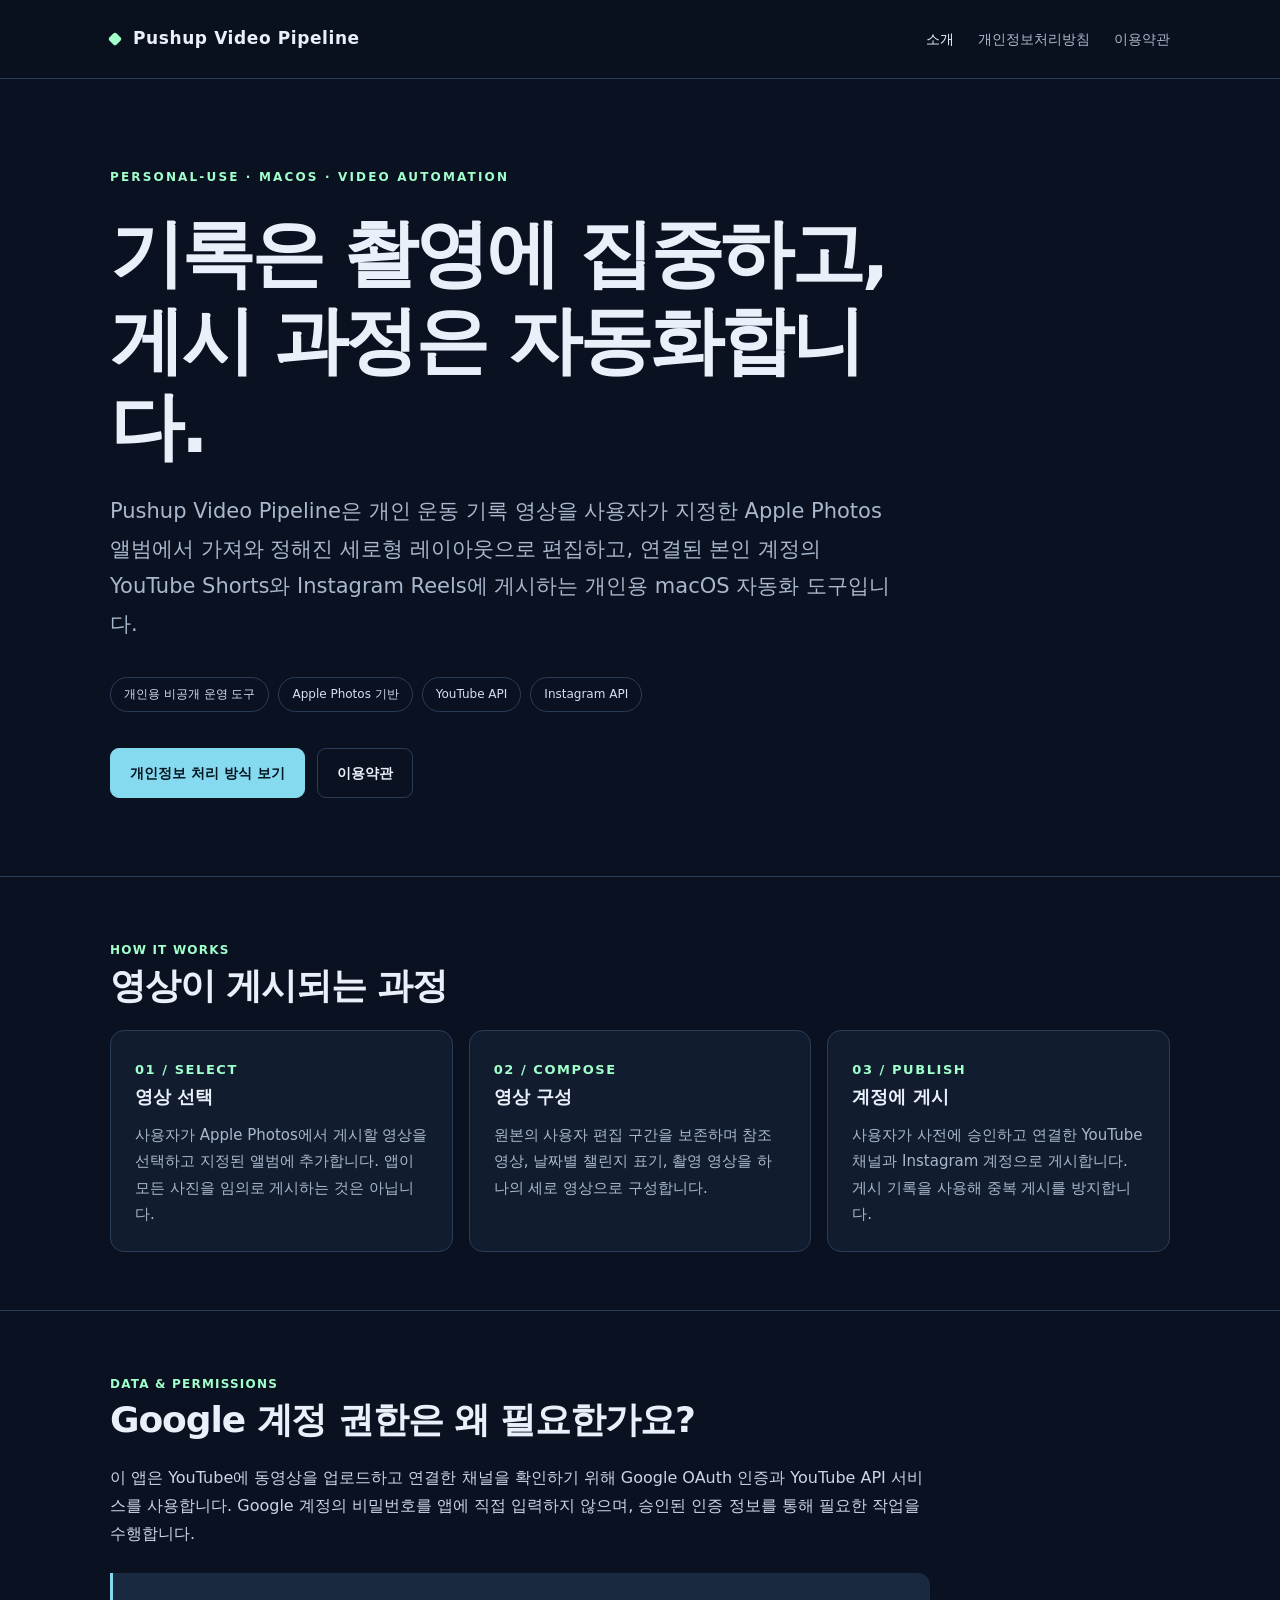
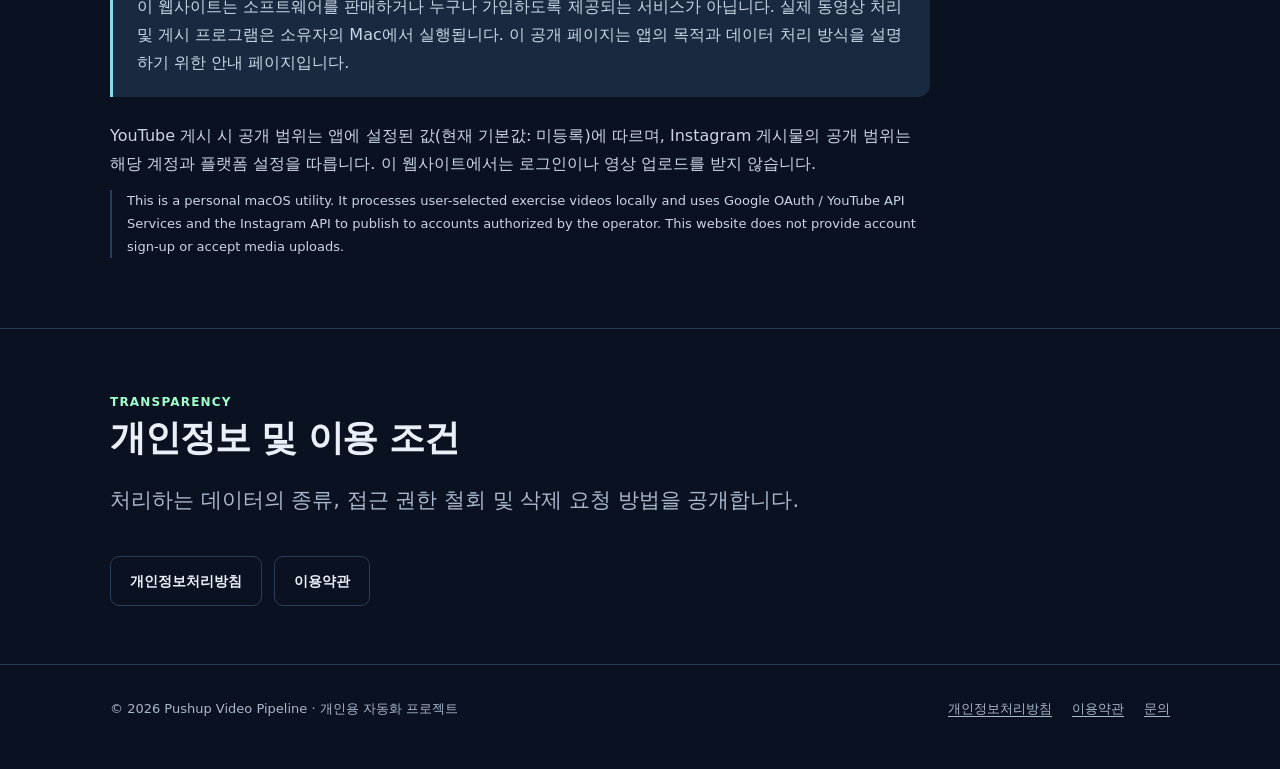
<file: index.html>
<!doctype html>
<html lang="ko">
<head>
  <meta charset="utf-8">
  <meta name="viewport" content="width=device-width,initial-scale=1">
  <meta name="description" content="Pushup Video Pipeline — Apple Photos 영상을 편집하고, 승인된 YouTube 및 Instagram 계정에 게시하는 개인용 Mac 자동화 도구입니다.">
  <meta name="color-scheme" content="dark">
  <title>Pushup Video Pipeline | Personal video publishing automation</title>
  <link rel="stylesheet" href="styles.css">
</head>
<body>
<a class="skip" href="#main">본문으로 건너뛰기</a>
<header class="header"><div class="wrap header-inner">
  <a class="brand" href="index.html"><span class="brand-mark" aria-hidden="true"></span>Pushup Video Pipeline</a>
  <nav class="nav" aria-label="주 메뉴"><a href="index.html" aria-current="page">소개</a><a href="privacy.html">개인정보처리방침</a><a href="terms.html">이용약관</a></nav>
</div></header>
<main id="main">
<section class="hero"><div class="wrap">
  <div class="eyebrow">Personal-use · macOS · Video automation</div>
  <h1>기록은 촬영에 집중하고,<br>게시 과정은 자동화합니다.</h1>
  <p class="lead">Pushup Video Pipeline은 개인 운동 기록 영상을 사용자가 지정한 Apple Photos 앨범에서 가져와 정해진 세로형 레이아웃으로 편집하고, 연결된 본인 계정의 YouTube Shorts와 Instagram Reels에 게시하는 개인용 macOS 자동화 도구입니다.</p>
  <div class="pills"><span class="pill">개인용 비공개 운영 도구</span><span class="pill">Apple Photos 기반</span><span class="pill">YouTube API</span><span class="pill">Instagram API</span></div>
  <div class="actions"><a class="btn" href="privacy.html">개인정보 처리 방식 보기</a><a class="btn secondary" href="terms.html">이용약관</a></div>
</div></section>
<section class="section"><div class="wrap">
  <span class="label">How it works</span><h2>영상이 게시되는 과정</h2>
  <div class="grid">
    <div class="panel"><span class="num">01 / SELECT</span><h3>영상 선택</h3><p>사용자가 Apple Photos에서 게시할 영상을 선택하고 지정된 앨범에 추가합니다. 앱이 모든 사진을 임의로 게시하는 것은 아닙니다.</p></div>
    <div class="panel"><span class="num">02 / COMPOSE</span><h3>영상 구성</h3><p>원본의 사용자 편집 구간을 보존하며 참조 영상, 날짜별 챌린지 표기, 촬영 영상을 하나의 세로 영상으로 구성합니다.</p></div>
    <div class="panel"><span class="num">03 / PUBLISH</span><h3>계정에 게시</h3><p>사용자가 사전에 승인하고 연결한 YouTube 채널과 Instagram 계정으로 게시합니다. 게시 기록을 사용해 중복 게시를 방지합니다.</p></div>
  </div>
</div></section>
<section class="section"><div class="wrap">
  <span class="label">Data & permissions</span><h2>Google 계정 권한은 왜 필요한가요?</h2>
  <div class="prose"><p>이 앱은 YouTube에 동영상을 업로드하고 연결한 채널을 확인하기 위해 Google OAuth 인증과 YouTube API 서비스를 사용합니다. Google 계정의 비밀번호를 앱에 직접 입력하지 않으며, 승인된 인증 정보를 통해 필요한 작업을 수행합니다.</p>
  <div class="note"><p>이 웹사이트는 소프트웨어를 판매하거나 누구나 가입하도록 제공되는 서비스가 아닙니다. 실제 동영상 처리 및 게시 프로그램은 소유자의 Mac에서 실행됩니다. 이 공개 페이지는 앱의 목적과 데이터 처리 방식을 설명하기 위한 안내 페이지입니다.</p></div>
  <p>YouTube 게시 시 공개 범위는 앱에 설정된 값(현재 기본값: 미등록)에 따르며, Instagram 게시물의 공개 범위는 해당 계정과 플랫폼 설정을 따릅니다. 이 웹사이트에서는 로그인이나 영상 업로드를 받지 않습니다.</p>
  <p class="langline" lang="en">This is a personal macOS utility. It processes user-selected exercise videos locally and uses Google OAuth / YouTube API Services and the Instagram API to publish to accounts authorized by the operator. This website does not provide account sign-up or accept media uploads.</p>
  </div>
</div></section>
<section class="section"><div class="wrap"><span class="label">Transparency</span><h2>개인정보 및 이용 조건</h2><p class="lead">처리하는 데이터의 종류, 접근 권한 철회 및 삭제 요청 방법을 공개합니다.</p>
<div class="actions"><a class="btn secondary" href="privacy.html">개인정보처리방침</a><a class="btn secondary" href="terms.html">이용약관</a></div>
</div></section>
</main>
<footer class="footer"><div class="wrap footer-inner"><span>© 2026 Pushup Video Pipeline · 개인용 자동화 프로젝트</span><div class="footer-links"><a href="privacy.html">개인정보처리방침</a><a href="terms.html">이용약관</a><a href="mailto:sahora.bin@gmail.com">문의</a></div></div></footer>
</body></html>
</file>
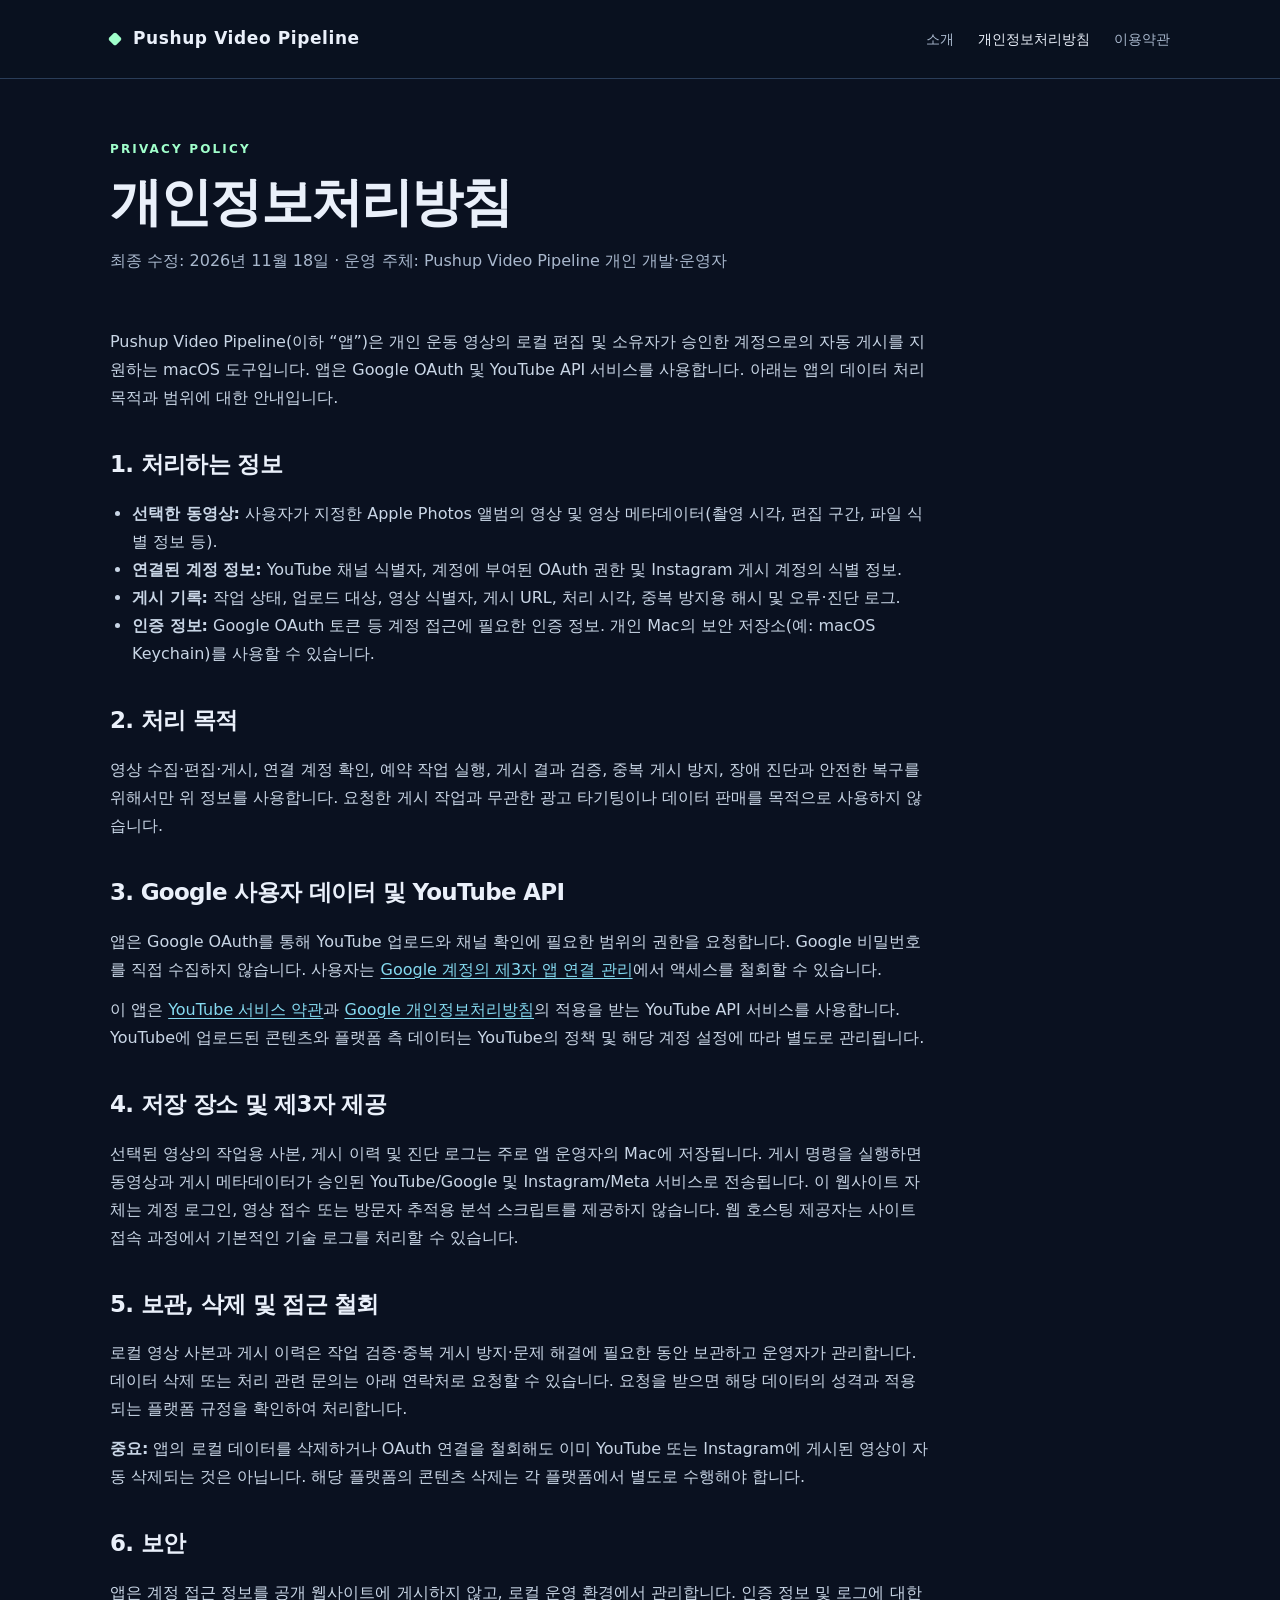
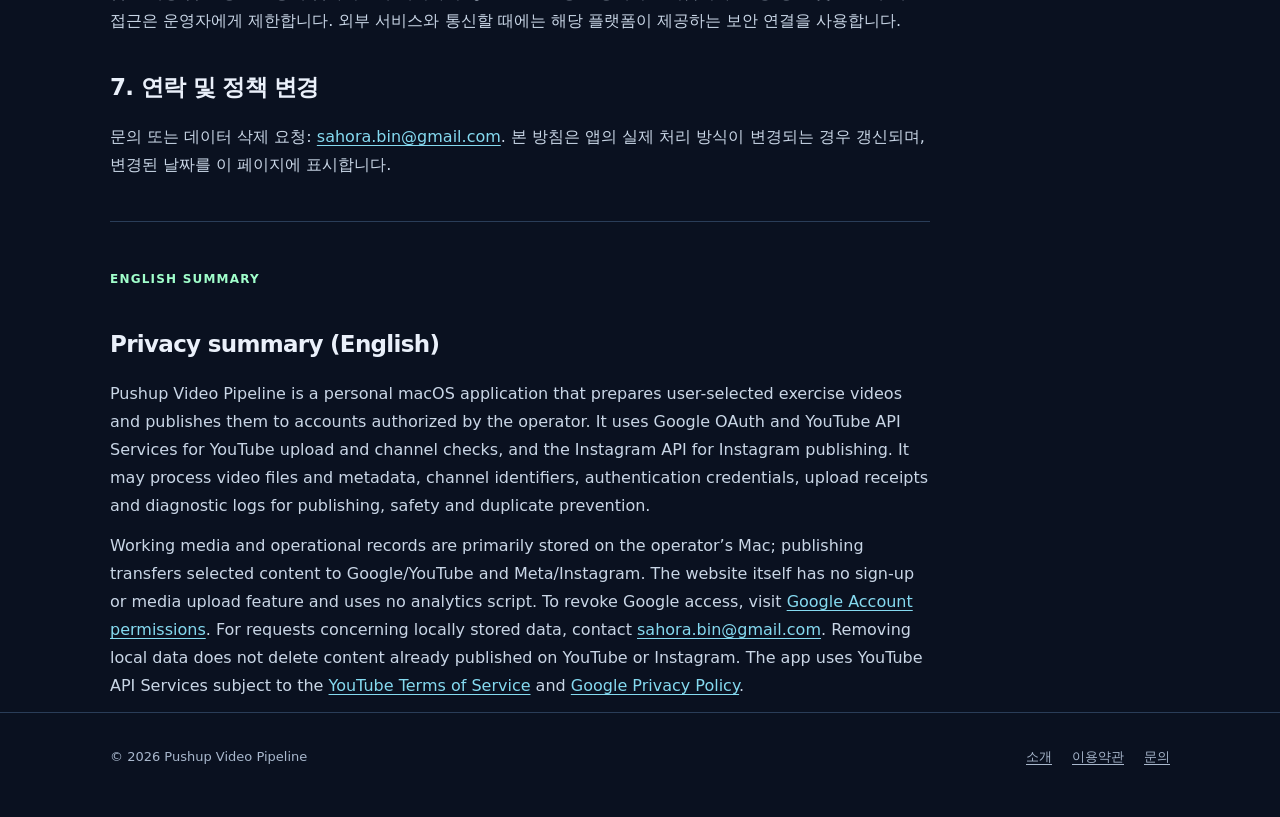
<file: privacy.html>
<!doctype html>
<html lang="ko"><head><meta charset="utf-8"><meta name="viewport" content="width=device-width,initial-scale=1"><meta name="color-scheme" content="dark"><meta name="description" content="Pushup Video Pipeline 개인정보처리방침: Google OAuth, YouTube API, Apple Photos 및 게시 기록의 사용 목적과 사용자 권리."><title>개인정보처리방침 | Pushup Video Pipeline</title><link rel="stylesheet" href="styles.css"></head><body>
<a class="skip" href="#main">본문으로 건너뛰기</a>
<header class="header"><div class="wrap header-inner"><a class="brand" href="index.html"><span class="brand-mark" aria-hidden="true"></span>Pushup Video Pipeline</a><nav class="nav" aria-label="주 메뉴"><a href="index.html">소개</a><a href="privacy.html" aria-current="page">개인정보처리방침</a><a href="terms.html">이용약관</a></nav></div></header>
<main class="wrap" id="main"><div class="page-head"><div class="eyebrow">Privacy Policy</div><h1>개인정보처리방침</h1><p>최종 수정: 2026년 11월 18일 · 운영 주체: Pushup Video Pipeline 개인 개발·운영자</p></div>
<div class="prose">
<p>Pushup Video Pipeline(이하 “앱”)은 개인 운동 영상의 로컬 편집 및 소유자가 승인한 계정으로의 자동 게시를 지원하는 macOS 도구입니다. 앱은 Google OAuth 및 YouTube API 서비스를 사용합니다. 아래는 앱의 데이터 처리 목적과 범위에 대한 안내입니다.</p>
<h2>1. 처리하는 정보</h2>
<ul><li><strong>선택한 동영상:</strong> 사용자가 지정한 Apple Photos 앨범의 영상 및 영상 메타데이터(촬영 시각, 편집 구간, 파일 식별 정보 등).</li><li><strong>연결된 계정 정보:</strong> YouTube 채널 식별자, 계정에 부여된 OAuth 권한 및 Instagram 게시 계정의 식별 정보.</li><li><strong>게시 기록:</strong> 작업 상태, 업로드 대상, 영상 식별자, 게시 URL, 처리 시각, 중복 방지용 해시 및 오류·진단 로그.</li><li><strong>인증 정보:</strong> Google OAuth 토큰 등 계정 접근에 필요한 인증 정보. 개인 Mac의 보안 저장소(예: macOS Keychain)를 사용할 수 있습니다.</li></ul>
<h2>2. 처리 목적</h2>
<p>영상 수집·편집·게시, 연결 계정 확인, 예약 작업 실행, 게시 결과 검증, 중복 게시 방지, 장애 진단과 안전한 복구를 위해서만 위 정보를 사용합니다. 요청한 게시 작업과 무관한 광고 타기팅이나 데이터 판매를 목적으로 사용하지 않습니다.</p>
<h2>3. Google 사용자 데이터 및 YouTube API</h2>
<p>앱은 Google OAuth를 통해 YouTube 업로드와 채널 확인에 필요한 범위의 권한을 요청합니다. Google 비밀번호를 직접 수집하지 않습니다. 사용자는 <a href="https://myaccount.google.com/permissions" target="_blank" rel="noopener noreferrer">Google 계정의 제3자 앱 연결 관리</a>에서 액세스를 철회할 수 있습니다.</p>
<p>이 앱은 <a href="https://www.youtube.com/t/terms" target="_blank" rel="noopener noreferrer">YouTube 서비스 약관</a>과 <a href="https://policies.google.com/privacy" target="_blank" rel="noopener noreferrer">Google 개인정보처리방침</a>의 적용을 받는 YouTube API 서비스를 사용합니다. YouTube에 업로드된 콘텐츠와 플랫폼 측 데이터는 YouTube의 정책 및 해당 계정 설정에 따라 별도로 관리됩니다.</p>
<h2>4. 저장 장소 및 제3자 제공</h2>
<p>선택된 영상의 작업용 사본, 게시 이력 및 진단 로그는 주로 앱 운영자의 Mac에 저장됩니다. 게시 명령을 실행하면 동영상과 게시 메타데이터가 승인된 YouTube/Google 및 Instagram/Meta 서비스로 전송됩니다. 이 웹사이트 자체는 계정 로그인, 영상 접수 또는 방문자 추적용 분석 스크립트를 제공하지 않습니다. 웹 호스팅 제공자는 사이트 접속 과정에서 기본적인 기술 로그를 처리할 수 있습니다.</p>
<h2>5. 보관, 삭제 및 접근 철회</h2>
<p>로컬 영상 사본과 게시 이력은 작업 검증·중복 게시 방지·문제 해결에 필요한 동안 보관하고 운영자가 관리합니다. 데이터 삭제 또는 처리 관련 문의는 아래 연락처로 요청할 수 있습니다. 요청을 받으면 해당 데이터의 성격과 적용되는 플랫폼 규정을 확인하여 처리합니다.</p>
<p><strong>중요:</strong> 앱의 로컬 데이터를 삭제하거나 OAuth 연결을 철회해도 이미 YouTube 또는 Instagram에 게시된 영상이 자동 삭제되는 것은 아닙니다. 해당 플랫폼의 콘텐츠 삭제는 각 플랫폼에서 별도로 수행해야 합니다.</p>
<h2>6. 보안</h2>
<p>앱은 계정 접근 정보를 공개 웹사이트에 게시하지 않고, 로컬 운영 환경에서 관리합니다. 인증 정보 및 로그에 대한 접근은 운영자에게 제한합니다. 외부 서비스와 통신할 때에는 해당 플랫폼이 제공하는 보안 연결을 사용합니다.</p>
<h2>7. 연락 및 정책 변경</h2>
<p>문의 또는 데이터 삭제 요청: <a href="mailto:sahora.bin@gmail.com">sahora.bin@gmail.com</a>. 본 방침은 앱의 실제 처리 방식이 변경되는 경우 갱신되며, 변경된 날짜를 이 페이지에 표시합니다.</p>
<hr class="sep">
<div lang="en"><span class="label">English summary</span><h2>Privacy summary (English)</h2><p>Pushup Video Pipeline is a personal macOS application that prepares user-selected exercise videos and publishes them to accounts authorized by the operator. It uses Google OAuth and YouTube API Services for YouTube upload and channel checks, and the Instagram API for Instagram publishing. It may process video files and metadata, channel identifiers, authentication credentials, upload receipts and diagnostic logs for publishing, safety and duplicate prevention.</p><p>Working media and operational records are primarily stored on the operator’s Mac; publishing transfers selected content to Google/YouTube and Meta/Instagram. The website itself has no sign-up or media upload feature and uses no analytics script. To revoke Google access, visit <a href="https://myaccount.google.com/permissions">Google Account permissions</a>. For requests concerning locally stored data, contact <a href="mailto:sahora.bin@gmail.com">sahora.bin@gmail.com</a>. Removing local data does not delete content already published on YouTube or Instagram. The app uses YouTube API Services subject to the <a href="https://www.youtube.com/t/terms">YouTube Terms of Service</a> and <a href="https://policies.google.com/privacy">Google Privacy Policy</a>.</p></div>
</div></main>
<footer class="footer"><div class="wrap footer-inner"><span>© 2026 Pushup Video Pipeline</span><div class="footer-links"><a href="index.html">소개</a><a href="terms.html">이용약관</a><a href="mailto:sahora.bin@gmail.com">문의</a></div></div></footer>
</body></html>
</file>
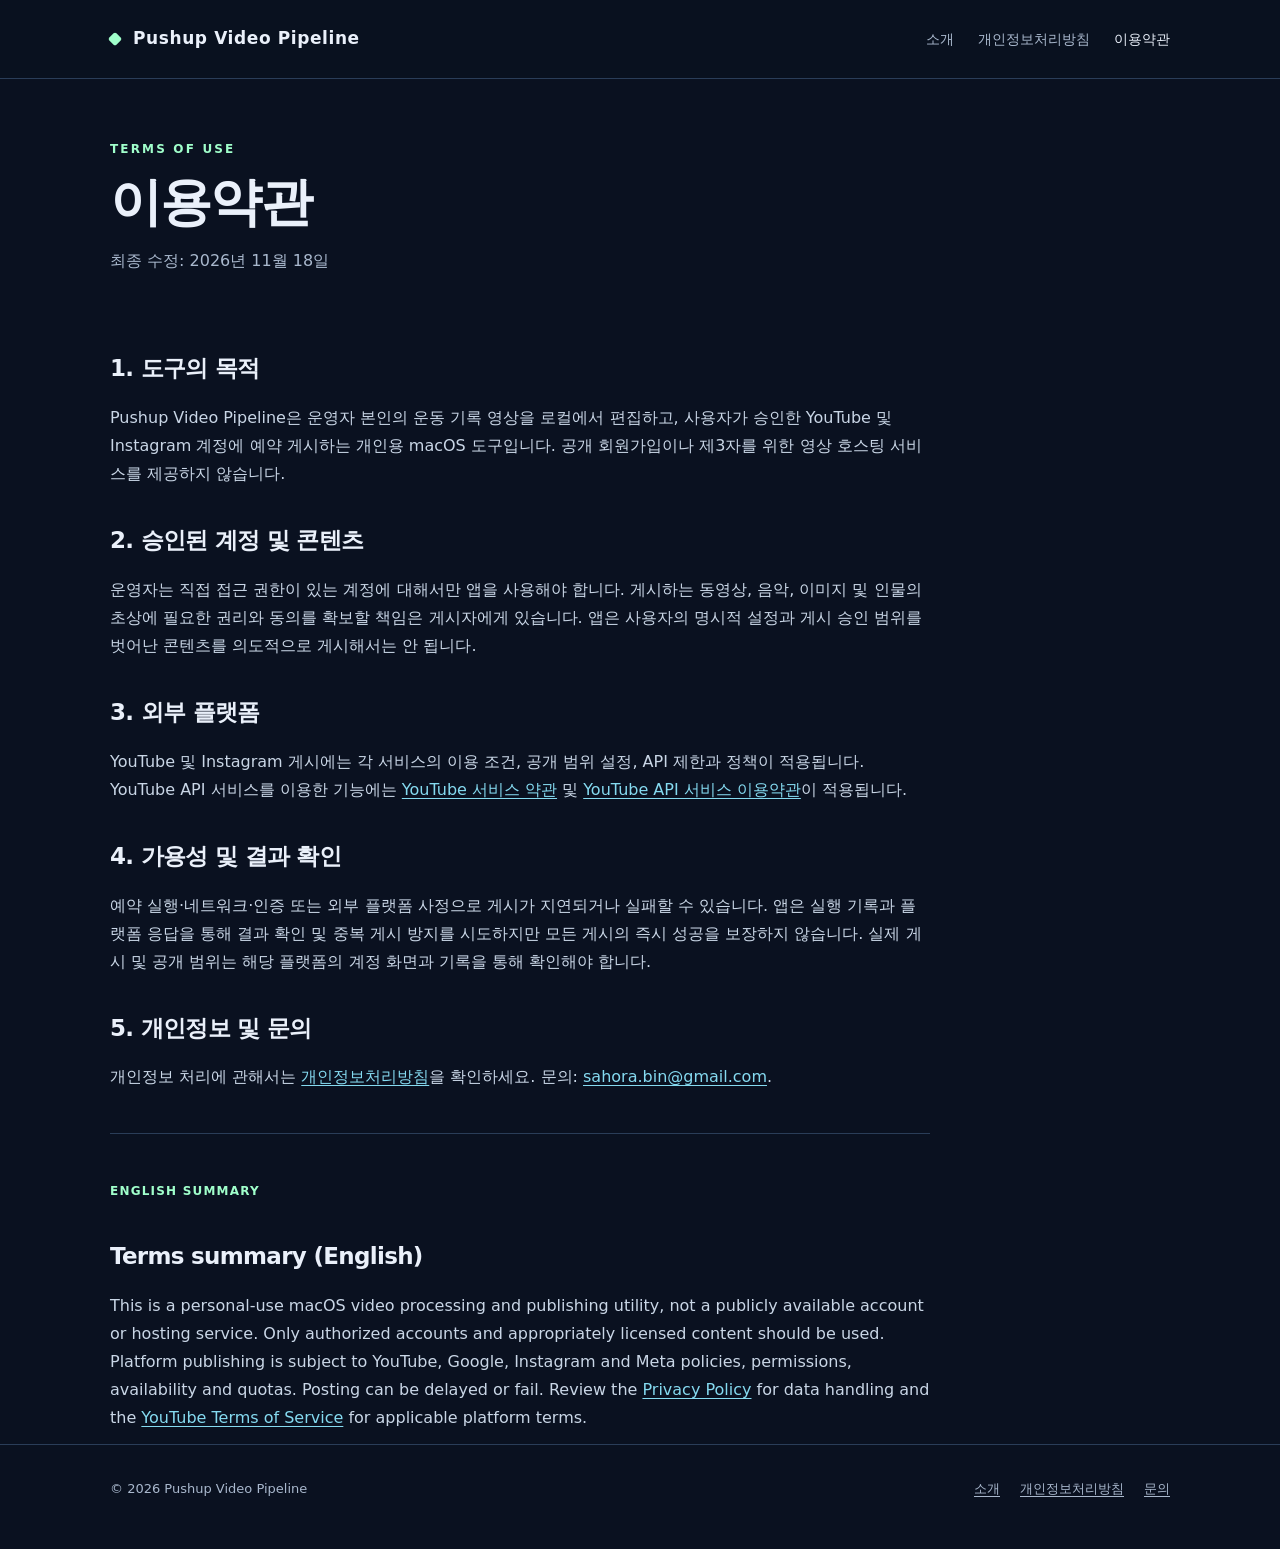
<file: terms.html>
<!doctype html>
<html lang="ko"><head><meta charset="utf-8"><meta name="viewport" content="width=device-width,initial-scale=1"><meta name="color-scheme" content="dark"><meta name="description" content="Pushup Video Pipeline 이용약관: 개인용 영상 자동화 프로그램의 사용 범위 및 외부 플랫폼 정책."><title>이용약관 | Pushup Video Pipeline</title><link rel="stylesheet" href="styles.css"></head><body>
<a class="skip" href="#main">본문으로 건너뛰기</a>
<header class="header"><div class="wrap header-inner"><a class="brand" href="index.html"><span class="brand-mark" aria-hidden="true"></span>Pushup Video Pipeline</a><nav class="nav" aria-label="주 메뉴"><a href="index.html">소개</a><a href="privacy.html">개인정보처리방침</a><a href="terms.html" aria-current="page">이용약관</a></nav></div></header>
<main class="wrap" id="main"><div class="page-head"><div class="eyebrow">Terms of Use</div><h1>이용약관</h1><p>최종 수정: 2026년 11월 18일</p></div>
<div class="prose">
<h2>1. 도구의 목적</h2><p>Pushup Video Pipeline은 운영자 본인의 운동 기록 영상을 로컬에서 편집하고, 사용자가 승인한 YouTube 및 Instagram 계정에 예약 게시하는 개인용 macOS 도구입니다. 공개 회원가입이나 제3자를 위한 영상 호스팅 서비스를 제공하지 않습니다.</p>
<h2>2. 승인된 계정 및 콘텐츠</h2><p>운영자는 직접 접근 권한이 있는 계정에 대해서만 앱을 사용해야 합니다. 게시하는 동영상, 음악, 이미지 및 인물의 초상에 필요한 권리와 동의를 확보할 책임은 게시자에게 있습니다. 앱은 사용자의 명시적 설정과 게시 승인 범위를 벗어난 콘텐츠를 의도적으로 게시해서는 안 됩니다.</p>
<h2>3. 외부 플랫폼</h2><p>YouTube 및 Instagram 게시에는 각 서비스의 이용 조건, 공개 범위 설정, API 제한과 정책이 적용됩니다. YouTube API 서비스를 이용한 기능에는 <a href="https://www.youtube.com/t/terms" target="_blank" rel="noopener noreferrer">YouTube 서비스 약관</a> 및 <a href="https://developers.google.com/youtube/terms/api-services-terms-of-service" target="_blank" rel="noopener noreferrer">YouTube API 서비스 이용약관</a>이 적용됩니다.</p>
<h2>4. 가용성 및 결과 확인</h2><p>예약 실행·네트워크·인증 또는 외부 플랫폼 사정으로 게시가 지연되거나 실패할 수 있습니다. 앱은 실행 기록과 플랫폼 응답을 통해 결과 확인 및 중복 게시 방지를 시도하지만 모든 게시의 즉시 성공을 보장하지 않습니다. 실제 게시 및 공개 범위는 해당 플랫폼의 계정 화면과 기록을 통해 확인해야 합니다.</p>
<h2>5. 개인정보 및 문의</h2><p>개인정보 처리에 관해서는 <a href="privacy.html">개인정보처리방침</a>을 확인하세요. 문의: <a href="mailto:sahora.bin@gmail.com">sahora.bin@gmail.com</a>.</p>
<hr class="sep"><div lang="en"><span class="label">English summary</span><h2>Terms summary (English)</h2><p>This is a personal-use macOS video processing and publishing utility, not a publicly available account or hosting service. Only authorized accounts and appropriately licensed content should be used. Platform publishing is subject to YouTube, Google, Instagram and Meta policies, permissions, availability and quotas. Posting can be delayed or fail. Review the <a href="privacy.html">Privacy Policy</a> for data handling and the <a href="https://www.youtube.com/t/terms">YouTube Terms of Service</a> for applicable platform terms.</p></div>
</div></main>
<footer class="footer"><div class="wrap footer-inner"><span>© 2026 Pushup Video Pipeline</span><div class="footer-links"><a href="index.html">소개</a><a href="privacy.html">개인정보처리방침</a><a href="mailto:sahora.bin@gmail.com">문의</a></div></div></footer>
</body></html>
</file>
<file: styles.css>
:root{--bg:#0a1120;--surface:#111c2f;--surface2:#192940;--text:#eaf0fa;--muted:#a9b8cd;--line:#2a3d58;--accent:#85daf0;--accent2:#a0ffcb;--max:1060px}*{box-sizing:border-box}html{scroll-behavior:smooth}body{margin:0;background:var(--bg);color:var(--text);font-family:ui-sans-serif,system-ui,-apple-system,BlinkMacSystemFont,"Apple SD Gothic Neo","Noto Sans KR","Segoe UI",sans-serif;line-height:1.75}a{color:var(--accent);text-decoration-thickness:1px;text-underline-offset:3px}a:hover{color:#c9f7ff}.wrap{width:min(calc(100% - 40px),var(--max));margin:auto}.skip{position:absolute;top:-60px;left:15px;padding:8px;background:white;color:black;z-index:20}.skip:focus{top:10px}.header{border-bottom:1px solid var(--line);background:rgba(10,17,32,.96)}.header-inner{display:flex;justify-content:space-between;align-items:center;min-height:78px;gap:20px}.brand{font-weight:800;letter-spacing:.035em;font-size:17px;color:var(--text);text-decoration:none}.brand-mark{display:inline-block;width:10px;height:10px;background:var(--accent2);border-radius:2px;transform:rotate(45deg);margin-right:13px}.nav{display:flex;gap:24px;flex-wrap:wrap}.nav a{color:var(--muted);text-decoration:none;font-size:14px}.nav a[aria-current="page"],.nav a:hover{color:var(--text)}.hero{padding:88px 0 78px}.eyebrow{font-size:12px;letter-spacing:.18em;color:var(--accent2);font-weight:800;text-transform:uppercase}.hero h1{font-size:clamp(40px,6vw,74px);max-width:830px;line-height:1.17;letter-spacing:-.045em;margin:22px 0 23px}.lead{font-size:clamp(17px,2vw,21px);line-height:1.8;max-width:780px;color:var(--muted)}.pills{display:flex;gap:9px;flex-wrap:wrap;margin:33px 0}.pill{border:1px solid var(--line);border-radius:99px;padding:6px 13px;font-size:12px;color:#d4e1f0}.actions{display:flex;gap:12px;flex-wrap:wrap;margin-top:36px}.btn{padding:12px 19px;border:1px solid var(--accent);border-radius:9px;text-decoration:none;font-weight:700;color:#061620;background:var(--accent);font-size:14px}.btn.secondary{background:transparent;border-color:var(--line);color:var(--text)}.section{padding:58px 0;border-top:1px solid var(--line)}h2{font-size:clamp(26px,3vw,36px);line-height:1.3;margin:0 0 20px;letter-spacing:-.03em}h3{font-size:18px;line-height:1.5;margin:0 0 9px}p{margin:12px 0}small,.muted{color:var(--muted)}.grid{display:grid;grid-template-columns:repeat(3,1fr);gap:16px}.panel{background:var(--surface);border:1px solid var(--line);border-radius:14px;padding:24px}.panel .num{color:var(--accent2);font-size:13px;font-weight:800;letter-spacing:.12em}.panel p{color:var(--muted);font-size:15px;margin-bottom:0}.note{background:var(--surface2);border-left:3px solid var(--accent);padding:20px 24px;border-radius:0 12px 12px 0;margin:25px 0}.note p{margin:0;color:#cbd9e9}.stack{display:grid;gap:15px}.prose{max-width:820px}.prose h2{margin-top:38px;font-size:23px}.prose h3{margin-top:28px;font-size:17px}.prose p,.prose li{color:#c9d6e6}.prose ul{padding-left:22px}.page-head{padding:60px 0 29px}.page-head h1{font-size:clamp(35px,4.5vw,52px);line-height:1.25;letter-spacing:-.035em;margin:10px 0}.page-head p{color:var(--muted);max-width:800px}.footer{border-top:1px solid var(--line);padding:33px 0 48px;color:var(--muted);font-size:13px}.footer-inner{display:flex;justify-content:space-between;gap:22px;flex-wrap:wrap}.footer a{color:var(--muted)}.footer-links{display:flex;gap:20px;flex-wrap:wrap}abbr{text-decoration:none;border-bottom:1px dotted var(--muted)}.langline{font-size:13px;color:var(--muted);border-left:2px solid var(--line);padding-left:15px}.label{font-size:12px;font-weight:700;letter-spacing:.1em;text-transform:uppercase;color:var(--accent2)}.sep{border:0;border-top:1px solid var(--line);margin:42px 0}@media(max-width:700px){.header-inner{padding:16px 0;align-items:flex-start;flex-direction:column;gap:8px}.nav{gap:15px}.hero{padding:54px 0 50px}.grid{grid-template-columns:1fr}.section{padding:40px 0}.panel{padding:20px}.wrap{width:min(calc(100% - 30px),var(--max))}}
</file>
